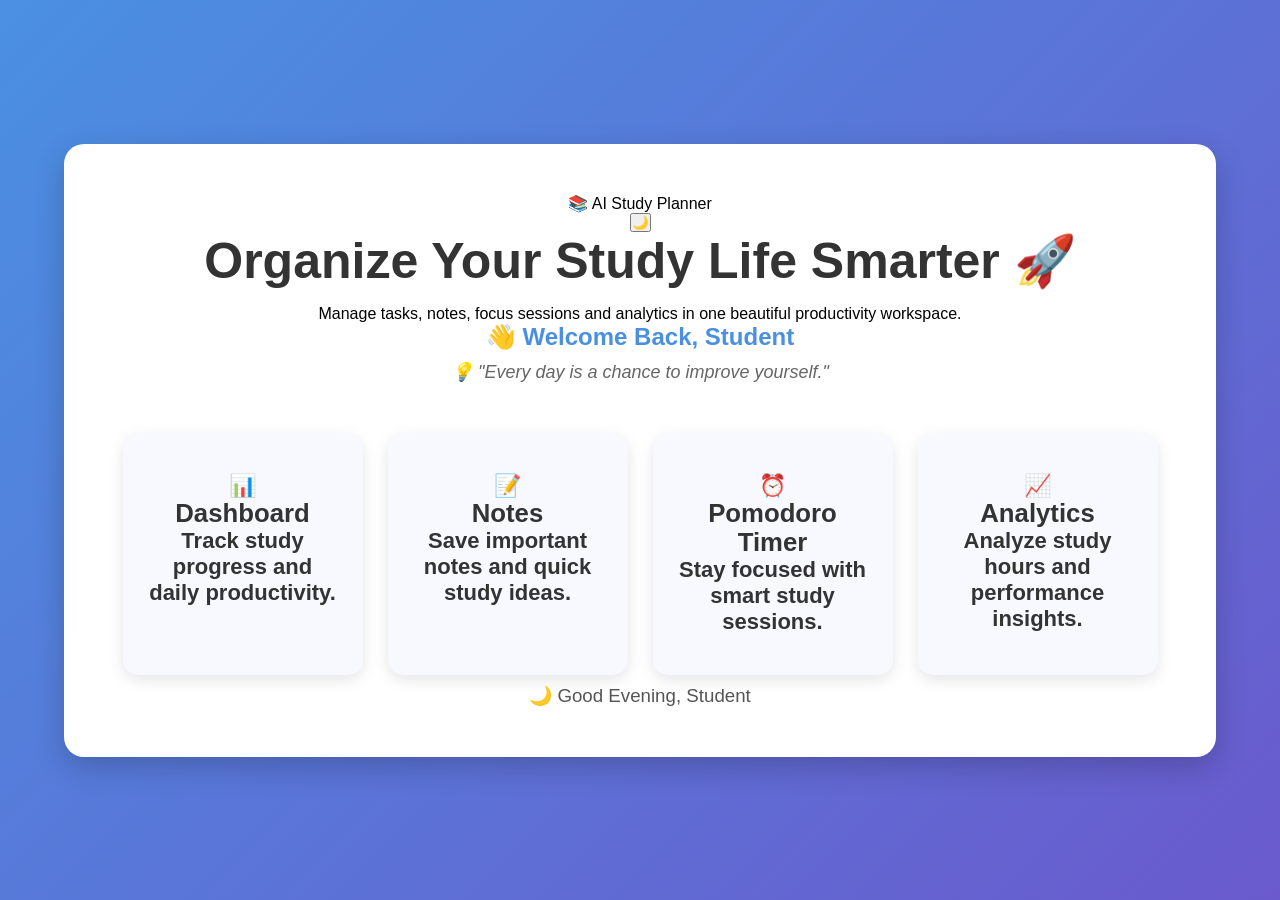
<file: index.html>
<!DOCTYPE html>
<html lang="en">
<head>

  <meta charset="UTF-8">
  <meta name="viewport" content="width=device-width, initial-scale=1.0">

  <title>AI Study Planner</title>

  <!-- GOOGLE FONT -->

  <link rel="preconnect" href="https://fonts.googleapis.com">

  <link rel="preconnect" href="https://fonts.gstatic.com" crossorigin>

  <link href="https://fonts.googleapis.com/css2?family=Poppins:wght@300;400;500;600;700&display=swap" rel="stylesheet">

  <!-- CSS -->

  <link rel="stylesheet" href="style.css">

</head>

<body>

  <!-- BACKGROUND BLUR CIRCLES -->

  <div class="bg-circle one"></div>
  <div class="bg-circle two"></div>

  <!-- MAIN CONTAINER -->

  <div class="container">

    <!-- NAVBAR -->

    <nav>

      <div class="logo">
        📚 AI Study Planner
      </div>

      <button id="themeBtn">
        🌙
      </button>

    </nav>

    <!-- HERO SECTION -->

    <section class="hero">

      <h1>
        Organize Your Study Life Smarter 🚀
      </h1>

      <p class="subtitle">
        Manage tasks, notes, focus sessions and analytics in one beautiful productivity workspace.
      </p>

      <!-- USER INFO -->

      <div class="user-box">

        <h2 id="welcomeText"></h2>

        <p id="quote"></p>

      </div>

    </section>

    <!-- FEATURES SECTION -->

    <section class="cards">

      <a href="Pages/DashBoard.html" class="card">

        <div class="icon">📊</div>

        <h3>Dashboard</h3>

        <p>
          Track study progress and daily productivity.
        </p>

      </a>

      <a href="Pages/Notes.html" class="card">

        <div class="icon">📝</div>

        <h3>Notes</h3>

        <p>
          Save important notes and quick study ideas.
        </p>

      </a>

      <a href="Pages/Timer.html" class="card">

        <div class="icon">⏰</div>

        <h3>Pomodoro Timer</h3>

        <p>
          Stay focused with smart study sessions.
        </p>

      </a>

      <a href="Pages/Analytics.html" class="card">

        <div class="icon">📈</div>

        <h3>Analytics</h3>

        <p>
          Analyze study hours and performance insights.
        </p>

      </a>

    </section>

  </div>

  <!-- JS -->

  <script src="script.js"></script>

</body>
</html>
</file>
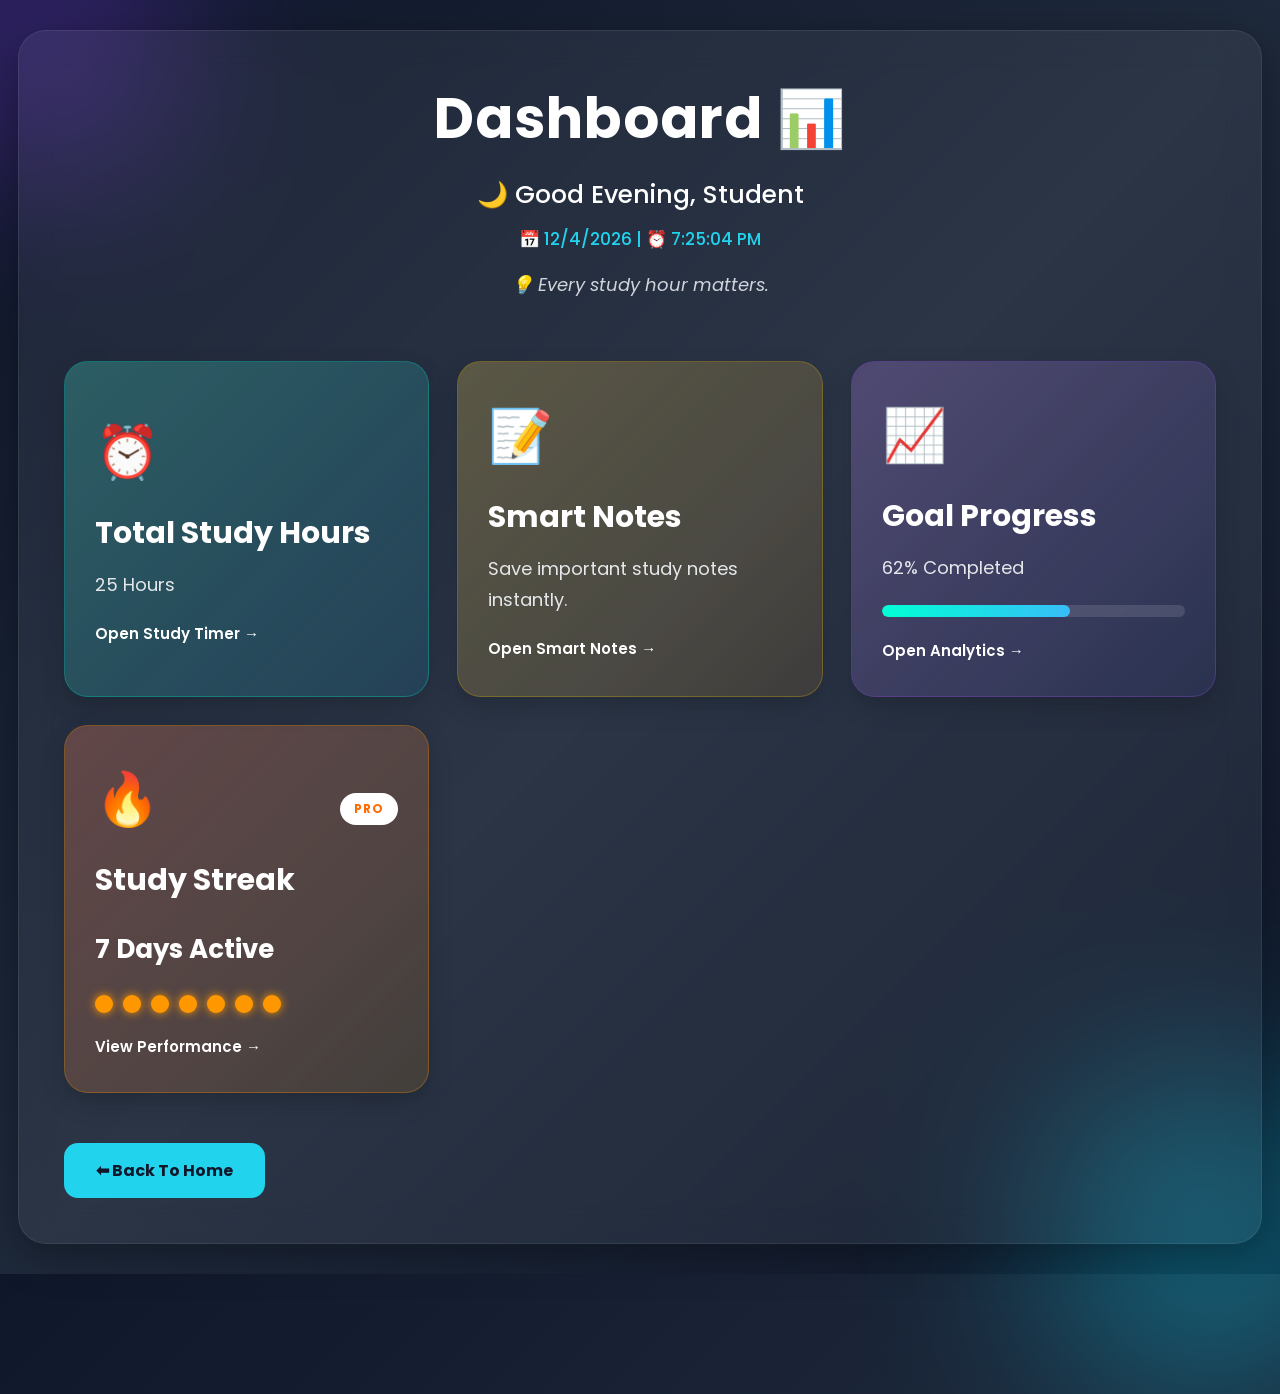
<file: Pages/DashBoard.html>
<!DOCTYPE html>
<html lang="en">
<head>

  <meta charset="UTF-8">

  <meta name="viewport"
        content="width=device-width, initial-scale=1.0">

  <title>Dashboard</title>

  <!-- GOOGLE FONT -->

  <link rel="preconnect"
        href="https://fonts.googleapis.com">

  <link rel="preconnect"
        href="https://fonts.gstatic.com"
        crossorigin>

  <link href="https://fonts.googleapis.com/css2?family=Poppins:wght@300;400;500;600;700&display=swap"
        rel="stylesheet">

  <!-- CSS -->

  <link rel="stylesheet"
        href="../CSS/DashBoard.css">

</head>

<body>

  <!-- BACKGROUND EFFECT -->

  <div class="bg-circle one"></div>

  <div class="bg-circle two"></div>

  <!-- MAIN CONTAINER -->

  <div class="container">

    <!-- HEADER -->

    <div class="header">

      <h1>Dashboard 📊</h1>

      <h3 id="greeting"></h3>

      <p id="dateTime"></p>

      <p id="motivation"></p>

    </div>

    <!-- DASHBOARD GRID -->

    <div class="dashboard-grid">

      <!-- TIMER CARD -->

      <div
        class="dashboard-card timer-card"
        onclick="window.location.href='Timer.html'"
      >

        <div class="icon">⏰</div>

        <h2>Total Study Hours</h2>

        <p id="studyHours">

          25 Hours

        </p>

        <span class="card-action">

          Open Study Timer →

        </span>

      </div>

      <!-- NOTES CARD -->

      <div
        class="dashboard-card notes-card"
        onclick="window.location.href='Notes.html'"
      >

        <div class="icon">📝</div>

        <h2>Smart Notes</h2>

        <p id="completedTasks">

          Save important study notes instantly.

        </p>

        <span class="card-action">

          Open Smart Notes →

        </span>

      </div>

      <!-- ANALYTICS CARD -->

      <div
        class="dashboard-card analytics-card"
        onclick="window.location.href='Analytics.html'"
      >

        <div class="icon">📈</div>

        <h2>Goal Progress</h2>

        <p id="goalProgress">

          62% Completed

        </p>

        <!-- PROGRESS BAR -->

        <div class="progress-container">

          <div
            class="progress-fill"
            id="progressFill"
          ></div>

        </div>

        <span class="card-action">

          Open Analytics →

        </span>

      </div>

      <!-- STREAK CARD -->

      <div
        class="dashboard-card streak-card"
        onclick="window.location.href='Analytics.html'"
      >

        <!-- TOP SECTION -->

        <div class="streak-top">

          <div class="icon">🔥</div>

          <div class="streak-badge">

            PRO

          </div>

        </div>

        <!-- TITLE -->

        <h2>Study Streak</h2>

        <!-- STREAK NUMBER -->

        <p class="streak-number">

          7 Days Active

        </p>

        <!-- STREAK DOTS -->

        <div class="mini-streak">

          <span class="active"></span>
          <span class="active"></span>
          <span class="active"></span>
          <span class="active"></span>
          <span class="active"></span>
          <span class="active"></span>
          <span class="active"></span>

        </div>

        <!-- ACTION -->

        <span class="card-action">

          View Performance →

        </span>

      </div>

    </div>

    <!-- BACK BUTTON -->

    <a href="../index.html"
       class="back-btn">

      ⬅ Back To Home

    </a>

  </div>

  <!-- JS -->

  <script src="../JS/DashBoard.js"></script>

</body>
</html>
</file>
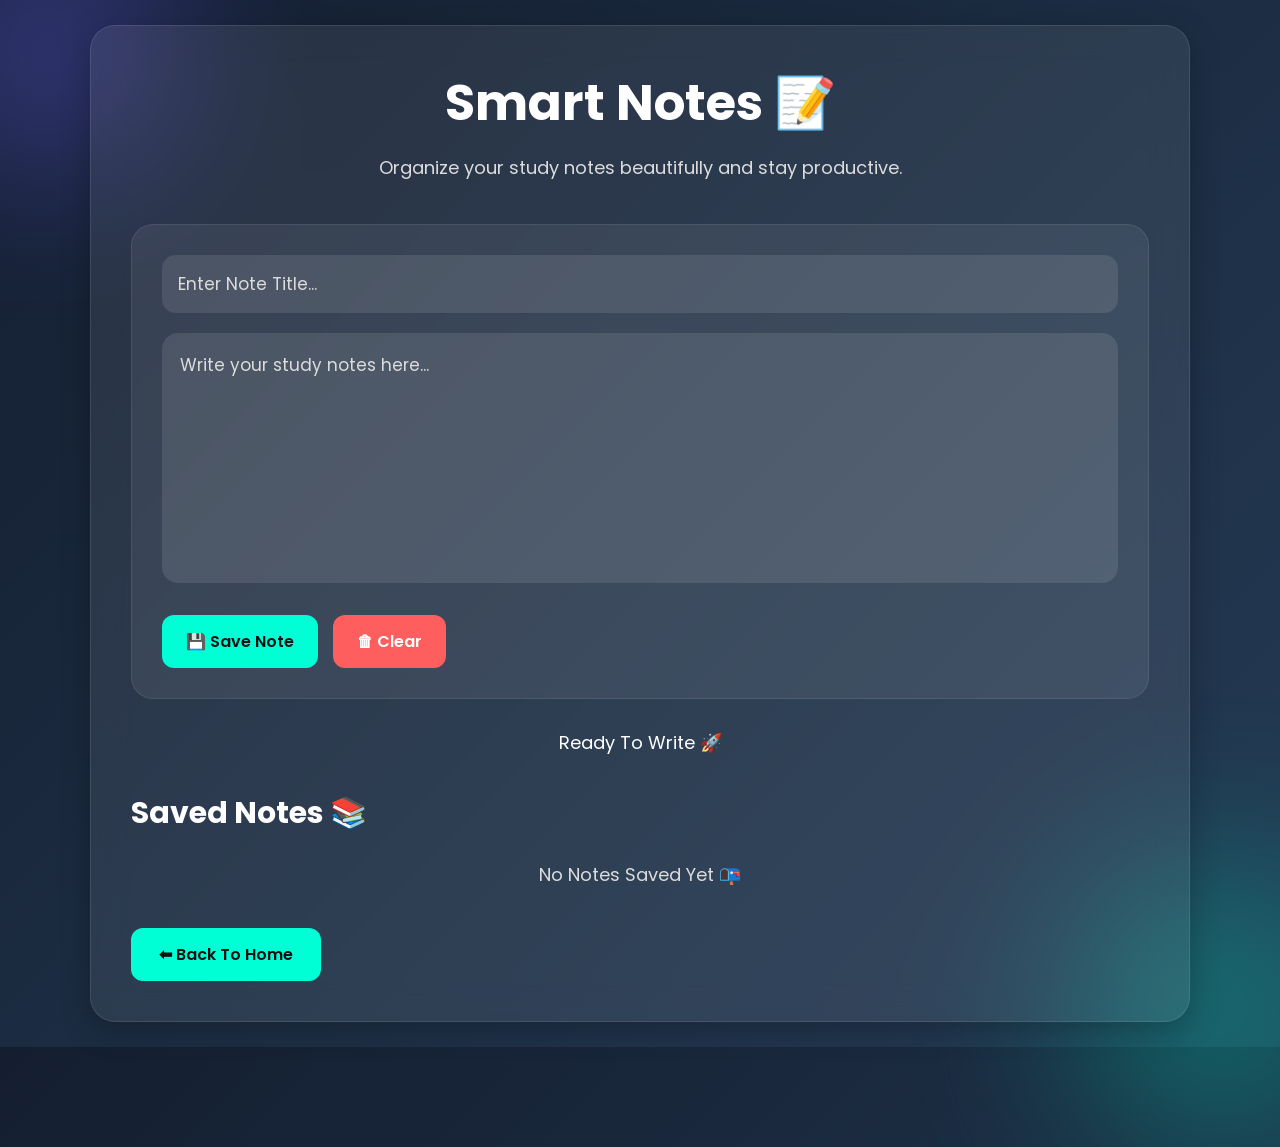
<file: Pages/Notes.html>
<!DOCTYPE html>
<html lang="en">
<head>

  <meta charset="UTF-8">
  <meta name="viewport"
        content="width=device-width, initial-scale=1.0">

  <title>Smart Notes</title>

  <!-- GOOGLE FONT -->

  <link rel="preconnect"
        href="https://fonts.googleapis.com">

  <link rel="preconnect"
        href="https://fonts.gstatic.com"
        crossorigin>

  <link href="https://fonts.googleapis.com/css2?family=Poppins:wght@300;400;500;600;700&display=swap"
        rel="stylesheet">

  <!-- CSS -->

  <link rel="stylesheet"
        href="../CSS/Notes.css">

</head>

<body>

  <!-- BACKGROUND EFFECT -->

  <div class="bg-circle one"></div>
  <div class="bg-circle two"></div>

  <!-- MAIN CONTAINER -->

  <div class="container">

    <!-- HEADER -->

    <div class="header">

      <h1>Smart Notes 📝</h1>

      <p>
        Organize your study notes beautifully and stay productive.
      </p>

    </div>

    <!-- NOTES SECTION -->

    <div class="notes-box">

      <!-- TITLE -->

      <input
        type="text"
        id="noteTitle"
        placeholder="Enter Note Title..."
      >

      <!-- TEXTAREA -->

      <textarea
        id="note"
        placeholder="Write your study notes here..."
      ></textarea>

      <!-- BUTTONS -->

      <div class="buttons">

        <button onclick="saveNote()">

          💾 Save Note

        </button>

        <button onclick="clearNote()">

          🗑 Clear

        </button>

      </div>

    </div>

    <!-- STATUS -->

    <p id="status">

      Ready To Write 🚀

    </p>

    <!-- SAVED NOTES -->

    <div class="saved-notes">

      <h2>Saved Notes 📚</h2>

      <div id="notesContainer"></div>

    </div>

    <!-- BACK BUTTON -->

    <a href="../index.html"
       class="back-btn">

      ⬅ Back To Home

    </a>

  </div>

  <!-- JS -->

  <script src="../JS/Notes.js"></script>

</body>
</html>
</file>
<file: style.css>
*{
  margin:0;
  padding:0;
  box-sizing:border-box;
  font-family:Arial, sans-serif;
}

body{
  background:linear-gradient(135deg,#4a90e2,#6a5acd);
  min-height:100vh;

  display:flex;
  justify-content:center;
  align-items:center;
}

.container{

  width:90%;
  max-width:1200px;

  text-align:center;

  background:white;

  padding:50px 30px;

  border-radius:20px;

  box-shadow:0 10px 30px rgba(0,0,0,0.2);

}

h1{

  font-size:50px;

  margin-bottom:15px;

  color:#333;

}

#welcomeText{

  font-size:24px;

  margin-bottom:10px;

  color:#4a90e2;

  font-weight:bold;

}

#quote{

  font-size:18px;

  color:#666;

  margin-bottom:50px;

  font-style:italic;

}

.cards{

  display:flex;

  justify-content:center;

  gap:25px;

  flex-wrap:wrap;

}

.card{

  width:240px;

  padding:40px 25px;

  background:#f8f9ff;

  border-radius:15px;

  text-decoration:none;

  color:#333;

  font-size:22px;

  font-weight:bold;

  box-shadow:0 5px 15px rgba(0,0,0,0.1);

  transition:0.3s;

}

.card:hover{

  transform:translateY(-10px) scale(1.03);

  background:#4a90e2;

  color:white;

  box-shadow:0 10px 25px rgba(0,0,0,0.2);

}

@media(max-width:768px){

  h1{
    font-size:35px;
  }

  #welcomeText{
    font-size:20px;
  }

  #quote{
    font-size:16px;
  }

  .card{
    width:100%;
  }

}
</file>
<file: CSS/DashBoard.css>
*{
  margin:0;
  padding:0;
  box-sizing:border-box;
  font-family:'Poppins', sans-serif;
}

body{

  min-height:100vh;

  background:
  linear-gradient(
    135deg,
    #0f172a,
    #1e293b,
    #0f172a
  );

  display:flex;

  justify-content:center;

  align-items:center;

  padding:30px 18px;

  overflow-x:hidden;

  position:relative;
}

/* =========================
   BACKGROUND EFFECT
========================= */

.bg-circle{

  position:absolute;

  border-radius:50%;

  filter:blur(100px);

  opacity:0.45;
}

.one{

  width:260px;
  height:260px;

  background:#7c3aed;

  top:-90px;
  left:-90px;
}

.two{

  width:320px;
  height:320px;

  background:#06b6d4;

  bottom:-120px;
  right:-90px;
}

/* =========================
   MAIN CONTAINER
========================= */

.container{

  width:100%;

  max-width:1280px;

  margin:auto;

  background:rgba(255,255,255,0.06);

  backdrop-filter:blur(18px);

  border:1px solid rgba(255,255,255,0.08);

  border-radius:28px;

  padding:45px;

  position:relative;

  z-index:10;

  box-shadow:
  0 10px 40px rgba(0,0,0,0.35);
}

/* =========================
   HEADER
========================= */

.header{

  text-align:center;

  margin-bottom:60px;
}

.header h1{

  color:white;

  font-size:56px;

  font-weight:700;

  margin-bottom:15px;

  letter-spacing:1px;
}

#greeting{

  color:#ffffff;

  font-size:25px;

  margin-bottom:12px;

  font-weight:500;
}

#dateTime{

  color:#22d3ee;

  font-size:17px;

  margin-bottom:18px;

  font-weight:500;
}

#motivation{

  color:#d1d5db;

  font-size:18px;

  font-style:italic;

  line-height:1.7;
}

/* =========================
   DASHBOARD GRID
========================= */

.dashboard-grid{

  display:grid;

  grid-template-columns:
  repeat(auto-fit,minmax(280px,1fr));

  gap:28px;
}

/* =========================
   COMMON CARD STYLE
========================= */

.dashboard-card{

  border-radius:24px;

  padding:34px 30px;

  transition:0.35s ease;

  position:relative;

  overflow:hidden;

  min-height:250px;

  display:flex;

  flex-direction:column;

  justify-content:center;

  cursor:pointer;

  border:1px solid rgba(255,255,255,0.08);

  box-shadow:
  0 10px 25px rgba(0,0,0,0.18);
}

.dashboard-card:hover{

  transform:
  translateY(-8px)
  scale(1.01);
}

.dashboard-card::before{

  content:"";

  position:absolute;

  inset:0;

  background:linear-gradient(
    135deg,
    rgba(255,255,255,0.08),
    transparent
  );
}

/* =========================
   TIMER CARD
========================= */

.timer-card{

  background:linear-gradient(
    135deg,
    rgba(0,255,213,0.18),
    rgba(0,191,255,0.10)
  );

  border:1px solid rgba(0,255,213,0.25);
}

.timer-card:hover{

  box-shadow:
  0 0 25px rgba(0,255,213,0.25);
}

/* =========================
   NOTES CARD
========================= */

.notes-card{

  background:linear-gradient(
    135deg,
    rgba(255,193,7,0.18),
    rgba(255,152,0,0.10)
  );

  border:1px solid rgba(255,193,7,0.25);
}

.notes-card:hover{

  box-shadow:
  0 0 25px rgba(255,193,7,0.22);
}

/* =========================
   ANALYTICS CARD
========================= */

.analytics-card{

  background:linear-gradient(
    135deg,
    rgba(168,85,247,0.18),
    rgba(99,102,241,0.10)
  );

  border:1px solid rgba(168,85,247,0.25);
}

.analytics-card:hover{

  box-shadow:
  0 0 25px rgba(168,85,247,0.25);
}

/* =========================
   STREAK CARD
========================= */

.streak-card{

  background:linear-gradient(
    135deg,
    rgba(255,87,34,0.22),
    rgba(255,152,0,0.12)
  );

  border:1px solid rgba(255,152,0,0.3);
}

.streak-card:hover{

  box-shadow:
  0 0 25px rgba(255,152,0,0.28);
}

/* =========================
   CARD CONTENT
========================= */

.icon{

  font-size:52px;

  margin-bottom:20px;

  z-index:2;
}

.dashboard-card h2{

  color:white;

  font-size:30px;

  margin-bottom:14px;

  font-weight:700;

  z-index:2;
}

.dashboard-card p{

  color:#e5e7eb;

  font-size:18px;

  line-height:1.7;

  z-index:2;
}

/* =========================
   ACTION TEXT
========================= */

.card-action{

  margin-top:22px;

  color:white;

  font-size:15px;

  font-weight:600;

  display:inline-block;

  z-index:2;
}

/* =========================
   PROGRESS BAR
========================= */

.progress-container{

  width:100%;

  height:12px;

  background:rgba(255,255,255,0.12);

  border-radius:10px;

  margin-top:22px;

  overflow:hidden;

  z-index:2;
}

.progress-fill{

  height:100%;

  width:62%;

  background:linear-gradient(
    90deg,
    #00ffd5,
    #38bdf8
  );

  border-radius:10px;

  transition:1s;
}

/* =========================
   STREAK SPECIAL
========================= */

.streak-top{

  display:flex;

  justify-content:space-between;

  align-items:center;

  z-index:2;
}

.streak-badge{

  background:white;

  color:#ff6b00;

  padding:7px 14px;

  border-radius:30px;

  font-size:12px;

  font-weight:700;

  letter-spacing:1px;
}

.streak-number{

  font-size:26px !important;

  color:white !important;

  font-weight:700;

  margin-top:10px;
}

.mini-streak{

  display:flex;

  gap:10px;

  margin-top:24px;

  z-index:2;
}

.mini-streak span{

  width:18px;

  height:18px;

  border-radius:50%;

  background:rgba(255,255,255,0.15);
}

.mini-streak .active{

  background:#ff9800;

  box-shadow:
  0 0 10px #ff9800;
}

/* =========================
   BACK BUTTON
========================= */

.back-btn{

  display:inline-block;

  margin-top:50px;

  padding:15px 32px;

  border-radius:14px;

  text-decoration:none;

  background:#22d3ee;

  color:#0f172a;

  font-weight:700;

  font-size:16px;

  transition:0.3s;
}

.back-btn:hover{

  transform:scale(1.05);

  background:white;

  box-shadow:
  0 10px 22px rgba(0,0,0,0.25);
}

/* =========================
   RESPONSIVE
========================= */

@media(max-width:992px){

  .header h1{

    font-size:44px;
  }

  #greeting{

    font-size:22px;
  }

}

@media(max-width:768px){

  body{

    padding:18px;
  }

  .container{

    padding:32px 24px;
  }

  .header h1{

    font-size:36px;
  }

  #motivation{

    font-size:16px;
  }

  .dashboard-grid{

    grid-template-columns:1fr;
  }

}

@media(max-width:500px){

  .container{

    padding:24px 18px;
  }

  .header h1{

    font-size:30px;
  }

  .dashboard-card{

    padding:28px 22px;
  }

  .dashboard-card h2{

    font-size:24px;
  }

  .dashboard-card p{

    font-size:16px;
  }

  .icon{

    font-size:44px;
  }

  .back-btn{

    width:100%;

    text-align:center;
  }

}
</file>
<file: CSS/Notes.css>
*{
  margin:0;
  padding:0;
  box-sizing:border-box;
  font-family:'Poppins', sans-serif;
}

body{

  min-height:100vh;

  background:linear-gradient(135deg,#141e30,#243b55);

  display:flex;

  justify-content:center;

  align-items:center;

  padding:25px 15px;

  overflow-x:hidden;

  position:relative;
}

/* =========================
   BACKGROUND EFFECT
========================= */

.bg-circle{

  position:absolute;

  border-radius:50%;

  filter:blur(90px);

  opacity:0.4;
}

.one{

  width:250px;
  height:250px;

  background:#6c63ff;

  top:-80px;
  left:-80px;
}

.two{

  width:280px;
  height:280px;

  background:#00c9a7;

  bottom:-100px;
  right:-80px;
}

/* =========================
   MAIN CONTAINER
========================= */

.container{

  width:100%;

  max-width:1100px;

  background:rgba(255,255,255,0.08);

  backdrop-filter:blur(18px);

  border:1px solid rgba(255,255,255,0.1);

  border-radius:25px;

  padding:40px;

  position:relative;

  z-index:10;

  box-shadow:0 8px 30px rgba(0,0,0,0.25);
}

/* =========================
   HEADER
========================= */

.header{

  text-align:center;

  margin-bottom:40px;
}

.header h1{

  color:white;

  font-size:50px;

  margin-bottom:12px;
}

.header p{

  color:#dcdcdc;

  font-size:18px;

  line-height:1.7;
}

/* =========================
   NOTES BOX
========================= */

.notes-box{

  background:rgba(255,255,255,0.07);

  border:1px solid rgba(255,255,255,0.08);

  border-radius:22px;

  padding:30px;

  margin-bottom:30px;
}

/* INPUT */

#noteTitle{

  width:100%;

  padding:16px;

  border:none;

  border-radius:14px;

  outline:none;

  font-size:17px;

  margin-bottom:20px;

  background:rgba(255,255,255,0.1);

  color:white;
}

#noteTitle::placeholder{

  color:#dcdcdc;
}

/* TEXTAREA */

#note{

  width:100%;

  height:250px;

  padding:18px;

  border:none;

  border-radius:16px;

  outline:none;

  resize:none;

  font-size:17px;

  background:rgba(255,255,255,0.1);

  color:white;

  line-height:1.7;
}

#note::placeholder{

  color:#dcdcdc;
}

/* =========================
   BUTTONS
========================= */

.buttons{

  display:flex;

  gap:15px;

  margin-top:25px;

  flex-wrap:wrap;
}

button{

  padding:14px 24px;

  border:none;

  border-radius:12px;

  cursor:pointer;

  font-size:16px;

  font-weight:600;

  transition:0.3s;
}

button:hover{

  transform:translateY(-4px);
}

/* SAVE BUTTON */

button:nth-child(1){

  background:#00ffd5;

  color:#111;
}

/* CLEAR BUTTON */

button:nth-child(2){

  background:#ff5e5e;

  color:white;
}

/* =========================
   STATUS
========================= */

#status{

  text-align:center;

  color:white;

  font-size:18px;

  margin-bottom:35px;
}

/* =========================
   SAVED NOTES
========================= */

.saved-notes h2{

  color:white;

  margin-bottom:25px;

  font-size:30px;
}

#notesContainer{

  display:grid;

  grid-template-columns:
  repeat(auto-fit,minmax(280px,1fr));

  gap:25px;
}

/* NOTE CARD */

.note-card{

  background:rgba(255,255,255,0.07);

  border:1px solid rgba(255,255,255,0.08);

  border-radius:20px;

  padding:25px;

  transition:0.3s;
}

.note-card:hover{

  transform:translateY(-5px);

  border-color:#00ffd5;

  box-shadow:0 10px 20px rgba(0,0,0,0.2);
}

.note-card h3{

  color:#00ffd5;

  margin-bottom:15px;

  font-size:22px;
}

.note-card p{

  color:#e0e0e0;

  line-height:1.7;

  margin-bottom:20px;

  word-break:break-word;
}

/* NOTE BUTTONS */

.note-buttons{

  display:flex;

  gap:12px;

  flex-wrap:wrap;
}

.note-buttons button{

  padding:10px 18px;

  font-size:14px;
}

/* EMPTY MESSAGE */

.empty{

  color:#dcdcdc;

  text-align:center;

  font-size:18px;
}

/* =========================
   BACK BUTTON
========================= */

.back-btn{

  display:inline-block;

  margin-top:40px;

  padding:14px 28px;

  border-radius:12px;

  text-decoration:none;

  background:#00ffd5;

  color:#111;

  font-weight:600;

  font-size:16px;

  transition:0.3s;
}

.back-btn:hover{

  transform:scale(1.03);

  background:white;

  box-shadow:0 8px 18px rgba(0,0,0,0.25);
}

/* =========================
   RESPONSIVE DESIGN
========================= */

@media(max-width:768px){

  .container{

    padding:30px 22px;
  }

  .header h1{

    font-size:36px;
  }

  .header p{

    font-size:16px;
  }

  #note{

    height:220px;
  }

  .buttons{

    flex-direction:column;
  }

  button{

    width:100%;
  }

}

@media(max-width:500px){

  .container{

    padding:22px 16px;
  }

  .header h1{

    font-size:28px;
  }

  .saved-notes h2{

    font-size:24px;
  }

  .note-card{

    padding:20px;
  }

  .back-btn{

    width:100%;

    text-align:center;
  }

}
</file>
